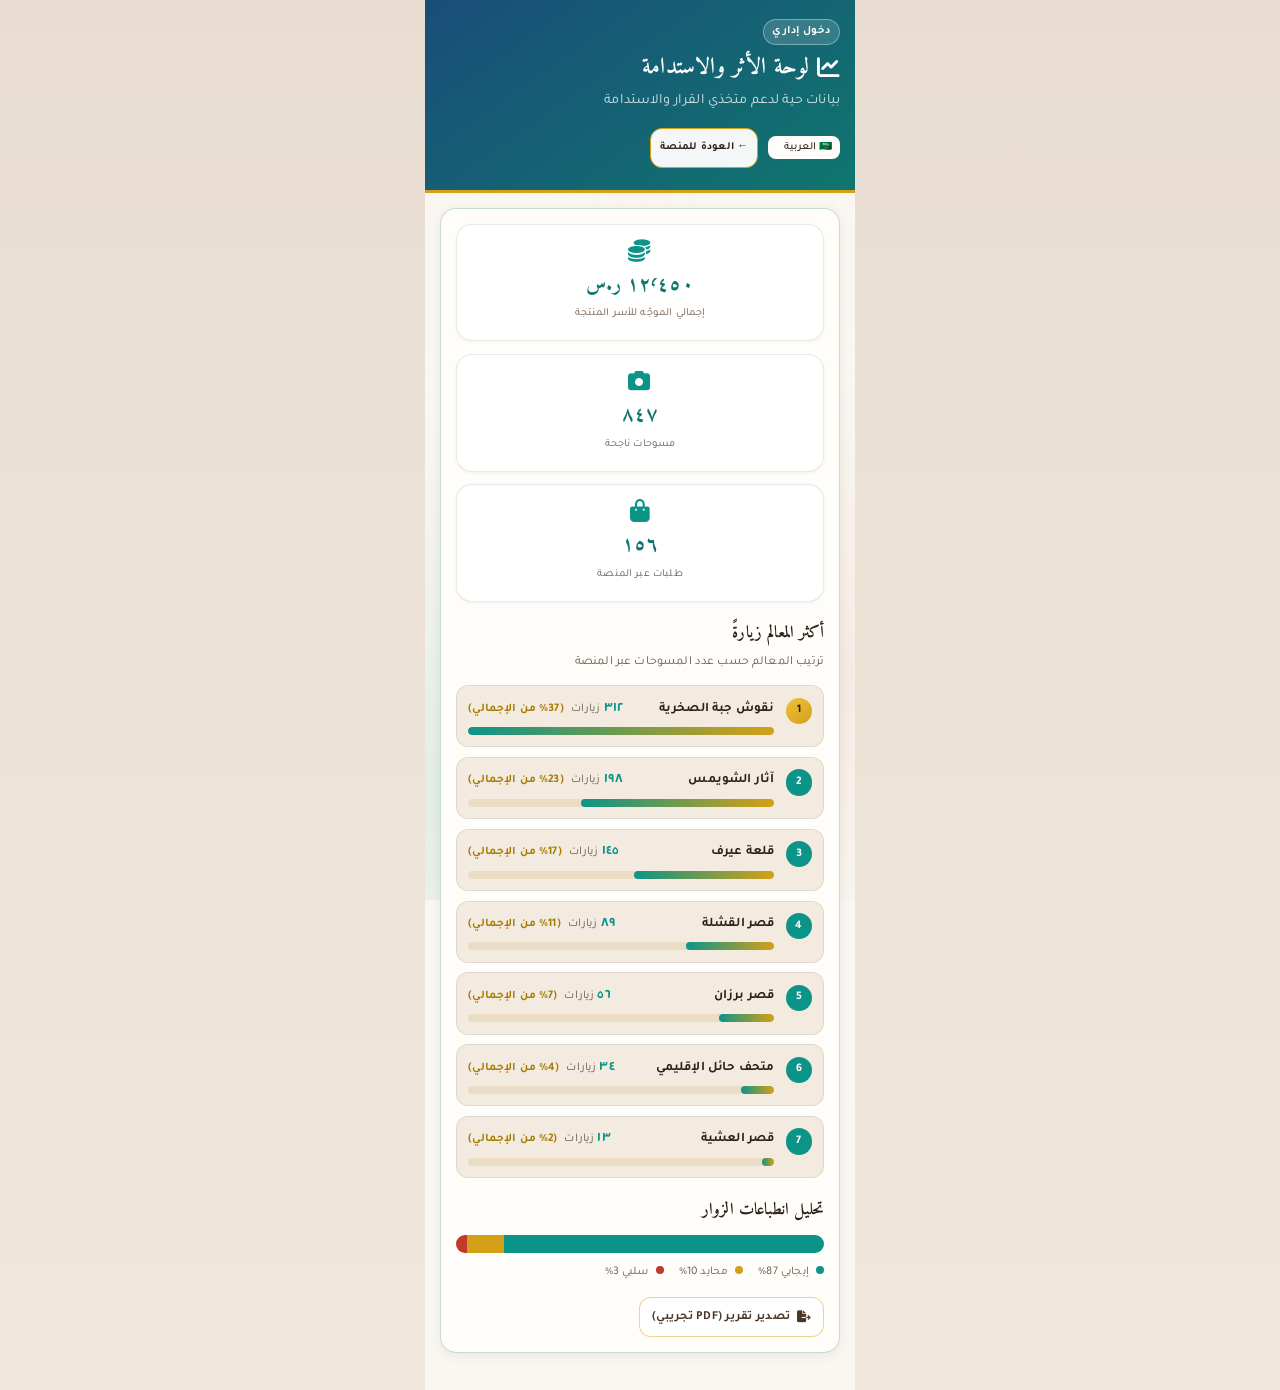
<file: admin.html>
<!DOCTYPE html>
<html lang="ar" dir="rtl">
<head>
  <meta charset="UTF-8">
  <meta name="viewport" content="width=device-width, initial-scale=1.0, viewport-fit=cover">
  <meta name="theme-color" content="#f7f5f0">
  <meta name="robots" content="noindex, nofollow">
  <title>حكايا حائل | لوحة الأثر — إدارة</title>
  <link rel="preconnect" href="https://fonts.googleapis.com">
  <link rel="preconnect" href="https://fonts.gstatic.com" crossorigin>
  <link href="https://fonts.googleapis.com/css2?family=Amiri:wght@400;700&family=Tajawal:wght@400;500;600;700&display=swap" rel="stylesheet">
  <link rel="stylesheet" href="https://cdnjs.cloudflare.com/ajax/libs/font-awesome/6.5.1/css/all.min.css" crossorigin="anonymous">
  <link rel="stylesheet" href="style.css">
  <link rel="stylesheet" href="heritage-ui.css">
</head>
<body class="admin-page">

  <div class="bg-pattern" aria-hidden="true"></div>

  <header class="admin-page-header">
    <div class="admin-page-header-inner">
      <div class="admin-page-brand">
        <span class="admin-only-badge" data-platform="adminOnlyBadge">دخول إداري</span>
        <h1 class="admin-page-title">
          <i class="fa-solid fa-chart-line"></i>
          <span data-platform="adminTitle">لوحة الأثر والاستدامة</span>
        </h1>
        <p class="admin-page-desc" data-platform="adminDesc">بيانات حية لدعم متخذي القرار والاستدامة</p>
      </div>
      <div class="admin-page-actions">
        <select id="adminLangSelect" class="lang-select" aria-label="Language">
          <option value="ar">🇸🇦 العربية</option>
          <option value="en">🇬🇧 English</option>
          <option value="fr">🇫🇷 Français</option>
          <option value="ur">🇵🇰 اردو</option>
        </select>
        <a href="index.html" class="btn btn-secondary btn-sm admin-back-link">
          <span data-platform="backToSite">← العودة للمنصة</span>
        </a>
      </div>
    </div>
  </header>

  <main class="admin-page-main">
    <section class="card admin-card">
      <div class="stats-grid">
        <div class="stat-card">
          <i class="fa-solid fa-coins"></i>
          <span class="stat-value" id="statSales">—</span>
          <span class="stat-label" data-platform="totalSales">إجمالي الموجّه للأسر المنتجة</span>
        </div>
        <div class="stat-card">
          <i class="fa-solid fa-camera"></i>
          <span class="stat-value" id="statScans">—</span>
          <span class="stat-label" data-platform="successfulScans">مسوحات ناجحة</span>
        </div>
        <div class="stat-card">
          <i class="fa-solid fa-bag-shopping"></i>
          <span class="stat-value" id="statOrders">—</span>
          <span class="stat-label" data-platform="totalOrders">طلبات عبر المنصة</span>
        </div>
      </div>

      <h3 class="subsection-title" data-platform="landmarksRankingTitle">أكثر المعالم زيارةً</h3>
      <p class="subsection-desc" data-platform="landmarksRankingDesc">ترتيب المعالم حسب عدد المسوحات عبر المنصة</p>
      <div id="landmarksRanking" class="landmarks-ranking"></div>

      <h3 class="subsection-title" data-platform="sentimentTitle">تحليل انطباعات الزوار</h3>
      <div class="sentiment-bar">
        <div id="sentPositive" class="sent-seg positive" style="width:87%"></div>
        <div id="sentNeutral" class="sent-seg neutral" style="width:10%"></div>
        <div id="sentNegative" class="sent-seg negative" style="width:3%"></div>
      </div>
      <div class="sentiment-legend">
        <span><i class="dot positive"></i> <span data-platform="positive">إيجابي</span> <span id="sentLegendPositive">87%</span></span>
        <span><i class="dot neutral"></i> <span data-platform="neutral">محايد</span> <span id="sentLegendNeutral">10%</span></span>
        <span><i class="dot negative"></i> <span data-platform="negative">سلبي</span> <span id="sentLegendNegative">3%</span></span>
      </div>

      <button id="exportReportBtn" class="btn btn-secondary" type="button">
        <i class="fa-solid fa-file-export"></i>
        <span data-platform="exportReport">تصدير تقرير</span>
      </button>
    </section>
  </main>

  <script type="module" src="admin.js"></script>
</body>
</html>
</file>
<file: style.css>
/* ═══════════════════════════════════════════════════════════════
   حكايا حائل — Base layout & structure
   Heritage Luxury UI → heritage-ui.css (loaded after this file)
   ═══════════════════════════════════════════════════════════════ */

:root {
  --color-bg:         #f8f4ee;
  --color-sand:       #f0e8dc;
  --color-sand-dark:  #e4d9c8;
  --color-wood:       #3e2723;
  --color-wood-deep:  #2d1a12;
  --color-teal:       #0d7a78;
  --color-teal-dark:  #095654;
  --color-teal-glow:  rgba(13, 122, 120, 0.22);
  --color-gold:       #c9922a;
  --color-gold-light: #e4b84a;
  --color-white:      #fffdf9;
  --color-text:       #2d1a12;
  --color-text-muted: #7a6558;
  --color-error:      #c0392b;
  --color-success:    #0d7a78;
  --color-border:     rgba(62, 39, 35, 0.1);
  --color-border-strong: rgba(201, 146, 42, 0.38);

  --radius:           14px;
  --radius-sm:        10px;
  --shadow:           0 4px 24px rgba(45, 26, 18, 0.07);
  --shadow-hover:     0 12px 32px rgba(45, 26, 18, 0.11);
  --shadow-gold:      0 4px 18px rgba(201, 146, 42, 0.18);
  --shadow-teal:      0 4px 18px rgba(13, 122, 120, 0.2);

  --font-display: 'Amiri', 'Cairo', serif;
  --font-body:    'Cairo', sans-serif;

  --mobile-max: 430px;
}

*, *::before, *::after { box-sizing: border-box; margin: 0; padding: 0; }
html {
  scroll-behavior: smooth;
  background: #ece6dc;
}

body {
  font-family: var(--font-body);
  background: var(--color-bg);
  color: var(--color-wood-deep);
  min-height: 100vh;
  line-height: 1.65;
  position: relative;
  max-width: var(--mobile-max);
  margin: 0 auto;
  -webkit-font-smoothing: antialiased;
  -webkit-tap-highlight-color: transparent;
}

.bg-pattern {
  position: fixed;
  inset: 0;
  max-width: var(--mobile-max);
  margin: 0 auto;
  background-image:
    radial-gradient(ellipse 90% 55% at 50% -5%, rgba(201, 146, 42, 0.09) 0%, transparent 60%),
    radial-gradient(circle at 95% 85%, rgba(13, 122, 120, 0.07) 0%, transparent 45%),
    repeating-linear-gradient(
      -45deg,
      transparent,
      transparent 28px,
      rgba(62, 39, 35, 0.018) 28px,
      rgba(62, 39, 35, 0.018) 29px
    );
  pointer-events: none;
  z-index: 0;
}

/* ── شريط علوي ثابت (هيدر + رحلة) ── */
.sticky-top {
  position: sticky;
  top: 0;
  z-index: 100;
  background: rgba(255, 253, 249, 0.88);
  backdrop-filter: blur(16px);
  -webkit-backdrop-filter: blur(16px);
  box-shadow: 0 2px 20px rgba(45, 26, 18, 0.06);
  border-bottom: 1px solid var(--color-border);
  max-width: var(--mobile-max);
  margin: 0 auto;
  width: 100%;
}

.site-header {
  background: linear-gradient(135deg, #fffdf9 0%, #f5ede3 100%);
  color: var(--color-wood-deep);
  padding: 0.85rem 1rem;
  position: relative;
  z-index: 1;
  border-bottom: 3px solid transparent;
  border-image: linear-gradient(90deg, var(--color-teal), var(--color-gold), var(--color-teal)) 1;
}

.header-inner {
  max-width: var(--mobile-max);
  margin: 0 auto;
  display: flex;
  align-items: center;
  justify-content: space-between;
  gap: 0.65rem;
}

.logo-block {
  display: flex;
  align-items: center;
  gap: 0.65rem;
  min-width: 0;
  flex: 1;
}

.logo-mark {
  width: 42px;
  height: 42px;
  display: flex;
  align-items: center;
  justify-content: center;
  background: linear-gradient(135deg, rgba(13, 122, 120, 0.1) 0%, rgba(201, 146, 42, 0.12) 100%);
  border: 1.5px solid var(--color-gold);
  border-radius: 14px;
  font-size: 1.15rem;
  color: var(--color-teal);
}

.site-title {
  font-family: var(--font-display);
  font-size: 1.35rem;
  font-weight: 700;
  line-height: 1.2;
  color: var(--color-wood-deep);
}

.site-tagline {
  font-size: 0.72rem;
  margin-top: 0.05rem;
  color: var(--color-text-muted);
  line-height: 1.35;
}

.header-actions {
  display: flex;
  align-items: center;
  gap: 0.65rem;
  flex-wrap: wrap;
}

.tech-badge {
  display: inline-flex;
  align-items: center;
  gap: 0.35rem;
  background: var(--color-teal);
  color: white;
  font-size: 0.68rem;
  font-weight: 700;
  padding: 0.35rem 0.75rem;
  border-radius: 999px;
  letter-spacing: 0.03em;
  box-shadow: 0 0 14px var(--color-teal-glow);
}

.lang-switcher {
  display: inline-flex;
  align-items: center;
  gap: 0.3rem;
  padding: 0.2rem 0.5rem;
  background: rgba(255, 255, 255, 0.08);
  border-radius: 999px;
  border: 1px solid rgba(197, 160, 89, 0.45);
}

.lang-icon { font-size: 0.75rem; color: var(--color-gold-light); }

.lang-select {
  font-family: var(--font-body);
  font-size: 0.72rem;
  font-weight: 600;
  padding: 0.15rem 1.1rem 0.15rem 0.15rem;
  border: none;
  border-radius: 999px;
  background: transparent;
  color: var(--color-wood-deep);
  cursor: pointer;
  min-width: 72px;
  appearance: none;
  background-image: url("data:image/svg+xml,%3Csvg xmlns='http://www.w3.org/2000/svg' width='10' height='10' viewBox='0 0 24 24' fill='none' stroke='%23d4b87a' stroke-width='2.5'%3E%3Cpath d='M6 9l6 6 6-6'/%3E%3C/svg%3E");
  background-repeat: no-repeat;
  background-position: left 0.1rem center;
  background-size: 9px;
}

[dir="ltr"] .lang-select {
  padding: 0.15rem 0.15rem 0.15rem 1.1rem;
  background-position: right 0.1rem center;
}

.lang-select option { color: var(--color-wood-deep); background: var(--color-white); }

/* ── Main ── */
.main-content {
  max-width: 1000px;
  margin: 0 auto;
  padding: 1.25rem 1.5rem 5.5rem;
  position: relative;
  z-index: 1;
  display: flex;
  flex-direction: column;
  gap: 1.15rem;
}

.card {
  background: var(--color-white);
  border-radius: var(--radius);
  padding: 1.35rem 1.5rem;
  box-shadow: var(--shadow);
  border: 1px solid rgba(197, 160, 89, 0.22);
}

.section-title {
  font-family: var(--font-display);
  font-size: 1.45rem;
  color: var(--color-wood-deep);
  display: flex;
  align-items: center;
  gap: 0.5rem;
  margin-bottom: 0.45rem;
}

.title-icon { color: var(--color-teal); font-size: 1.1rem; }

.section-desc {
  color: var(--color-text-muted);
  font-size: 0.9rem;
  margin-bottom: 1.1rem;
}

/* ── Journey Steps ── */
.journey-steps {
  padding: 0.65rem 1.5rem 0.85rem;
  max-width: 1000px;
  margin: 0 auto;
  background: var(--color-white);
  border-bottom: 1px solid rgba(197, 160, 89, 0.25);
}

.journey-list {
  list-style: none;
  display: grid;
  grid-template-columns: repeat(4, 1fr);
  gap: 0.5rem;
  position: relative;
}

.journey-list::before {
  content: '';
  position: absolute;
  top: 1.35rem;
  right: 12%;
  left: 12%;
  height: 2px;
  background: linear-gradient(90deg, var(--color-gold) 0%, var(--color-teal) 100%);
  opacity: 0.35;
  z-index: 0;
}

[dir="ltr"] .journey-list::before {
  background: linear-gradient(270deg, var(--color-gold) 0%, var(--color-teal) 100%);
}

.journey-step {
  display: flex;
  flex-direction: column;
  align-items: center;
  gap: 0.35rem;
  text-align: center;
  position: relative;
  z-index: 1;
  opacity: 0.45;
  transition: opacity 0.3s, transform 0.3s;
}

.journey-step.active,
.journey-step.done {
  opacity: 1;
}

.journey-step.active .step-num {
  background: var(--color-teal);
  color: white;
  box-shadow: 0 0 16px var(--color-teal-glow);
  transform: scale(1.08);
}

.journey-step.done .step-num {
  background: var(--color-gold);
  color: var(--color-wood-deep);
}

.step-num {
  width: 2.6rem;
  height: 2.6rem;
  border-radius: 50%;
  background: var(--color-sand);
  border: 2px solid var(--color-gold);
  display: flex;
  align-items: center;
  justify-content: center;
  font-size: 0.95rem;
  transition: all 0.3s;
}

.step-label {
  font-size: 0.72rem;
  font-weight: 700;
  color: var(--color-wood);
  line-height: 1.3;
}

/* ── Camera ── */
.camera-wrapper {
  position: relative;
  width: 100%;
  aspect-ratio: 4 / 3;
  background: var(--color-wood-deep);
  border-radius: var(--radius-sm);
  overflow: hidden;
  border: 2px solid var(--color-gold-light);
}

#cameraFeed {
  width: 100%;
  height: 100%;
  object-fit: cover;
  display: block;
}

.upload-preview {
  position: absolute;
  inset: 0;
  width: 100%;
  height: 100%;
  object-fit: contain;
  background: var(--color-wood-deep);
  z-index: 1;
}

.upload-preview.hidden { display: none; }

.camera-placeholder {
  position: absolute;
  inset: 0;
  display: flex;
  flex-direction: column;
  align-items: center;
  justify-content: center;
  background: linear-gradient(180deg, #4a3028 0%, var(--color-wood-deep) 100%);
  color: var(--color-sand);
  gap: 0.75rem;
}

.camera-placeholder.hidden { display: none; }

.placeholder-icon { font-size: 3rem; opacity: 0.65; color: var(--color-gold-light); }

.camera-overlay {
  position: absolute;
  inset: 0;
  background: rgba(45, 26, 18, 0.78);
  display: flex;
  flex-direction: column;
  align-items: center;
  justify-content: center;
  gap: 1rem;
  color: var(--color-white);
  z-index: 2;
}

.camera-overlay.hidden { display: none; }

.vision-badge-overlay {
  position: absolute;
  bottom: 0.65rem;
  left: 0.65rem;
  display: flex;
  align-items: center;
  gap: 0.35rem;
  background: rgba(12, 111, 110, 0.88);
  color: white;
  font-size: 0.68rem;
  font-weight: 700;
  padding: 0.3rem 0.65rem;
  border-radius: 999px;
  z-index: 3;
}

[dir="ltr"] .vision-badge-overlay { left: auto; right: 0.65rem; }

.vision-badge-overlay.hidden { display: none; }

.camera-controls {
  display: flex;
  gap: 0.65rem;
  margin-top: 1rem;
  flex-wrap: wrap;
}

.btn {
  font-family: var(--font-body);
  font-size: 0.9rem;
  font-weight: 600;
  padding: 0.7rem 1.2rem;
  border: none;
  border-radius: var(--radius-sm);
  cursor: pointer;
  transition: transform 0.15s, box-shadow 0.15s, opacity 0.15s;
  display: inline-flex;
  align-items: center;
  justify-content: center;
  gap: 0.45rem;
}

.btn:disabled { opacity: 0.45; cursor: not-allowed; }
.btn:not(:disabled):hover { transform: translateY(-2px); }

.btn-primary {
  background: linear-gradient(135deg, var(--color-teal) 0%, #095654 100%);
  color: white;
  box-shadow: 0 4px 16px var(--color-teal-glow);
  flex: 1;
  min-width: 140px;
}

.btn-secondary {
  background: var(--color-sand);
  color: var(--color-wood);
  border: 2px solid var(--color-gold);
}

.btn-upload {
  background: var(--color-white);
  color: var(--color-wood);
  border: 2px dashed var(--color-teal);
  cursor: pointer;
}

.btn-ghost {
  background: transparent;
  color: var(--color-teal);
  border: 1px solid var(--color-teal);
  padding: 0.4rem 0.75rem;
  font-size: 0.85rem;
}

.btn-icon {
  width: 2.35rem;
  height: 2.35rem;
  padding: 0;
  border-radius: 50%;
}

.btn-chat-send {
  width: 2.75rem;
  height: 2.75rem;
  padding: 0;
  border-radius: var(--radius-sm);
  flex-shrink: 0;
}

.status-message {
  margin-top: 0.75rem;
  font-size: 0.85rem;
  color: var(--color-text-muted);
  min-height: 1.4em;
}

.status-message.error { color: var(--color-error); }
.status-message.success { color: var(--color-success); }

/* ── Spinner ── */
.spinner {
  width: 48px;
  height: 48px;
  border: 4px solid rgba(255,255,255,0.2);
  border-top-color: var(--color-gold-light);
  border-radius: 50%;
  animation: spin 0.8s linear infinite;
}

.spinner-sm { width: 24px; height: 24px; border-width: 3px; }

@keyframes spin { to { transform: rotate(360deg); } }

/* ── Result ── */
.landmark-result {
  display: flex;
  gap: 1rem;
  align-items: center;
}

.captured-thumb {
  width: 130px;
  height: 98px;
  object-fit: cover;
  border-radius: var(--radius-sm);
  border: 2px solid var(--color-gold);
  flex-shrink: 0;
}

.landmark-info h3 {
  font-family: var(--font-display);
  font-size: 1.5rem;
  color: var(--color-wood);
}

.confidence-text {
  font-size: 0.85rem;
  color: var(--color-text-muted);
  margin-top: 0.25rem;
}

.confidence-bar {
  margin-top: 0.5rem;
  height: 6px;
  background: var(--color-sand);
  border-radius: 999px;
  overflow: hidden;
  max-width: 220px;
}

.confidence-bar.hidden { display: none; }

.confidence-fill {
  height: 100%;
  background: linear-gradient(90deg, var(--color-gold) 0%, var(--color-teal) 100%);
  border-radius: 999px;
  transition: width 0.6s ease;
  width: 0;
}

/* ── Story ── */
.story-header {
  display: flex;
  align-items: center;
  justify-content: space-between;
  gap: 1rem;
  flex-wrap: wrap;
  margin-bottom: 0.75rem;
}

.speech-controls {
  display: flex;
  gap: 0.35rem;
}

.story-text {
  font-family: var(--font-display);
  font-size: 1.12rem;
  line-height: 2;
  color: var(--color-wood-deep);
  border-right: 4px solid var(--color-gold);
  padding: 1rem 1.25rem;
  background: linear-gradient(90deg, rgba(245, 237, 227, 0.7) 0%, transparent 100%);
  border-radius: 0 var(--radius-sm) var(--radius-sm) 0;
  white-space: pre-line;
}

[dir="ltr"] .story-text {
  border-right: none;
  border-left: 4px solid var(--color-gold);
  background: linear-gradient(270deg, rgba(245, 237, 227, 0.7) 0%, transparent 100%);
  border-radius: var(--radius-sm) 0 0 var(--radius-sm);
}

.story-loading {
  display: flex;
  align-items: center;
  gap: 0.75rem;
  color: var(--color-text-muted);
  font-size: 0.9rem;
  padding: 1rem 0;
}

.story-loading.hidden { display: none; }

/* ── Chat ── */
.chat-messages {
  max-height: 280px;
  overflow-y: auto;
  display: flex;
  flex-direction: column;
  gap: 0.65rem;
  padding: 0.75rem;
  background: var(--color-sand);
  border-radius: var(--radius-sm);
  margin-bottom: 0.75rem;
  border: 1px solid rgba(197, 160, 89, 0.25);
}

.chat-msg {
  max-width: 88%;
  padding: 0.65rem 0.9rem;
  border-radius: var(--radius-sm);
  font-size: 0.88rem;
  line-height: 1.65;
  animation: cardFadeIn 0.3s ease;
}

.chat-msg.user {
  align-self: flex-start;
  background: var(--color-teal);
  color: white;
  border-bottom-right-radius: 4px;
}

[dir="ltr"] .chat-msg.user {
  align-self: flex-end;
  border-bottom-right-radius: var(--radius-sm);
  border-bottom-left-radius: 4px;
}

.chat-msg.bot {
  align-self: flex-end;
  background: var(--color-white);
  border: 1px solid rgba(197, 160, 89, 0.35);
  border-bottom-left-radius: 4px;
}

[dir="ltr"] .chat-msg.bot {
  align-self: flex-start;
  border-bottom-left-radius: var(--radius-sm);
  border-bottom-right-radius: 4px;
}

.chat-msg.loading {
  opacity: 0.7;
  font-style: italic;
}

.chat-form {
  display: flex;
  gap: 0.5rem;
}

.chat-input {
  flex: 1;
  font-family: var(--font-body);
  font-size: 0.9rem;
  padding: 0.7rem 1rem;
  border: 2px solid rgba(197, 160, 89, 0.35);
  border-radius: var(--radius-sm);
  background: var(--color-white);
  color: var(--color-wood-deep);
}

.chat-input:focus {
  outline: none;
  border-color: var(--color-teal);
  box-shadow: 0 0 0 3px var(--color-teal-glow);
}

/* ── Services ── */
.services-grid {
  display: grid;
  grid-template-columns: repeat(auto-fill, minmax(270px, 1fr));
  gap: 1rem;
}

.services-region-label {
  grid-column: 1 / -1;
  font-size: 0.9rem;
  color: var(--color-wood);
  font-weight: 700;
  padding: 0.5rem 0.75rem;
  background: linear-gradient(90deg, rgba(197, 160, 89, 0.14) 0%, transparent 100%);
  border-right: 3px solid var(--color-gold);
  border-radius: 0 var(--radius-sm) var(--radius-sm) 0;
}

[dir="ltr"] .services-region-label {
  border-right: none;
  border-left: 3px solid var(--color-gold);
  background: linear-gradient(270deg, rgba(197, 160, 89, 0.14) 0%, transparent 100%);
  border-radius: var(--radius-sm) 0 0 var(--radius-sm);
}

.service-card {
  background: linear-gradient(145deg, var(--color-white) 0%, var(--color-sand) 100%);
  border-radius: var(--radius-sm);
  padding: 1.15rem;
  border: 1px solid rgba(197, 160, 89, 0.3);
  transition: box-shadow 0.25s, transform 0.25s;
  animation: cardFadeIn 0.45s ease both;
  position: relative;
  overflow: hidden;
}

.service-card::before {
  content: '';
  position: absolute;
  top: 0;
  right: 0;
  width: 4px;
  height: 100%;
  background: linear-gradient(180deg, var(--color-gold) 0%, var(--color-teal) 100%);
}

[dir="ltr"] .service-card::before { right: auto; left: 0; }

.service-card:hover {
  box-shadow: var(--shadow-hover);
  transform: translateY(-3px);
}

@keyframes cardFadeIn {
  from { opacity: 0; transform: translateY(10px); }
  to { opacity: 1; transform: translateY(0); }
}

.service-type {
  display: inline-flex;
  align-items: center;
  gap: 0.3rem;
  font-size: 0.72rem;
  font-weight: 700;
  padding: 0.25rem 0.65rem;
  border-radius: 999px;
  margin-bottom: 0.55rem;
}

.service-type.food       { background: rgba(62, 39, 35, 0.12); color: var(--color-wood); }
.service-type.crafts     { background: rgba(197, 160, 89, 0.2); color: #7a5c20; }
.service-type.agriculture{ background: rgba(76, 140, 74, 0.15); color: #3d6b3b; }
.service-type.drinks     { background: rgba(12, 111, 110, 0.15); color: var(--color-teal); }
.service-type.food-truck { background: rgba(180, 90, 50, 0.12); color: #9e4a28; }
.service-type.gifts      { background: rgba(120, 80, 160, 0.12); color: #5c4080; }
.service-type.default    { background: rgba(62, 39, 35, 0.1); color: var(--color-wood); }

.service-card h4 {
  font-family: var(--font-display);
  font-size: 1.1rem;
  color: var(--color-wood-deep);
  margin-bottom: 0.35rem;
}

.service-specialty {
  font-size: 0.86rem;
  margin-bottom: 0.45rem;
  line-height: 1.6;
}

.service-owner {
  font-size: 0.78rem;
  color: var(--color-text-muted);
  margin-bottom: 0.65rem;
}

.service-actions {
  display: flex;
  flex-wrap: wrap;
  gap: 0.4rem;
  padding-top: 0.65rem;
  border-top: 1px dashed rgba(197, 160, 89, 0.35);
}

.service-btn {
  font-family: var(--font-body);
  font-size: 0.75rem;
  font-weight: 700;
  padding: 0.4rem 0.7rem;
  border-radius: 999px;
  text-decoration: none;
  display: inline-flex;
  align-items: center;
  gap: 0.3rem;
  transition: opacity 0.15s;
}

.service-btn:hover { opacity: 0.85; }

.service-btn.call {
  background: var(--color-teal);
  color: white;
}

.service-btn.map {
  background: var(--color-sand);
  color: var(--color-wood);
  border: 1px solid var(--color-gold);
}

.service-btn.order {
  background: var(--color-gold);
  color: var(--color-wood-deep);
  border: none;
  cursor: pointer;
  font-family: var(--font-body);
}

.service-meta {
  display: flex;
  justify-content: space-between;
  align-items: center;
  font-size: 0.78rem;
  color: var(--color-text-muted);
  margin-bottom: 0.5rem;
}

.service-distance {
  color: var(--color-teal);
  font-weight: 700;
}

/* ── Footer ── */
.site-footer {
  text-align: center;
  padding: 1.5rem;
  font-size: 0.8rem;
  color: var(--color-text-muted);
  position: relative;
  z-index: 1;
}

.hidden { display: none !important; }

/* ── Tab Panels ── */
.tab-panel { display: flex; flex-direction: column; gap: 1.15rem; }
.tab-panel.hidden { display: none !important; }

/* ── Bottom Navigation ── */
.bottom-nav {
  position: fixed;
  bottom: 0;
  left: 0;
  right: 0;
  z-index: 200;
  display: flex;
  justify-content: space-around;
  background: var(--color-white);
  border-top: 2px solid var(--color-gold);
  box-shadow: 0 -4px 24px rgba(45, 26, 18, 0.12);
  padding: 0.4rem 0.5rem calc(0.4rem + env(safe-area-inset-bottom));
}

.bottom-nav-item {
  flex: 1;
  display: flex;
  flex-direction: column;
  align-items: center;
  gap: 0.2rem;
  padding: 0.45rem 0.25rem;
  border: none;
  background: transparent;
  color: var(--color-text-muted);
  font-family: var(--font-body);
  font-size: 0.68rem;
  font-weight: 700;
  cursor: pointer;
  transition: color 0.2s, transform 0.2s;
  border-radius: var(--radius-sm);
}

.bottom-nav-item i { font-size: 1.15rem; }

.bottom-nav-item.active {
  color: var(--color-teal);
  transform: translateY(-2px);
}

.bottom-nav-item.active i {
  filter: drop-shadow(0 0 6px var(--color-teal-glow));
}

/* ── Marketplace ── */
.marketplace-grid {
  display: grid;
  grid-template-columns: repeat(auto-fill, minmax(240px, 1fr));
  gap: 1rem;
}

.geofence-label {
  font-size: 0.85rem;
  color: var(--color-teal);
  font-weight: 700;
  padding: 0.5rem 0.75rem;
  background: rgba(12, 111, 110, 0.08);
  border-radius: var(--radius-sm);
  margin-bottom: 1rem;
  border-right: 3px solid var(--color-teal);
}

[dir="ltr"] .geofence-label {
  border-right: none;
  border-left: 3px solid var(--color-teal);
}

.product-card {
  background: linear-gradient(145deg, var(--color-white) 0%, var(--color-sand) 100%);
  border-radius: var(--radius-sm);
  padding: 1rem;
  border: 1px solid rgba(197, 160, 89, 0.3);
  position: relative;
  transition: box-shadow 0.25s, transform 0.25s;
  animation: cardFadeIn 0.4s ease both;
}

.product-card:hover {
  box-shadow: var(--shadow-hover);
  transform: translateY(-3px);
}

.product-card.featured {
  border-color: var(--color-gold);
  box-shadow: 0 0 0 1px rgba(197, 160, 89, 0.3);
}

.featured-badge {
  position: absolute;
  top: 0.65rem;
  left: 0.65rem;
  background: linear-gradient(135deg, var(--color-gold) 0%, #e8c878 100%);
  color: var(--color-wood-deep);
  font-size: 0.65rem;
  font-weight: 700;
  padding: 0.2rem 0.55rem;
  border-radius: 999px;
  display: inline-flex;
  align-items: center;
  gap: 0.25rem;
}

[dir="ltr"] .featured-badge { left: auto; right: 0.65rem; }

.product-emoji {
  font-size: 2.5rem;
  text-align: center;
  margin: 0.5rem 0;
}

.product-type {
  font-size: 0.7rem;
  font-weight: 700;
  color: var(--color-teal);
}

.product-card h4 {
  font-family: var(--font-display);
  font-size: 1rem;
  color: var(--color-wood-deep);
  margin: 0.35rem 0;
}

.product-family {
  font-size: 0.78rem;
  color: var(--color-text-muted);
  margin-bottom: 0.5rem;
}

.product-meta {
  display: flex;
  justify-content: space-between;
  align-items: center;
  margin-bottom: 0.35rem;
}

.product-rating { color: var(--color-gold); font-weight: 700; font-size: 0.85rem; }
.product-price { font-weight: 700; color: var(--color-teal); font-size: 1rem; }
.product-region { font-size: 0.75rem; color: var(--color-text-muted); margin-bottom: 0.65rem; }

.product-actions {
  display: flex;
  gap: 0.4rem;
  flex-wrap: wrap;
}

.btn-sm {
  font-size: 0.78rem;
  padding: 0.45rem 0.75rem;
  flex: 1;
  min-width: 0;
}

.partner-cta {
  width: 100%;
  margin-top: 1.25rem;
  padding: 0.85rem;
  background: transparent;
  border: 2px dashed var(--color-gold);
  border-radius: var(--radius-sm);
  color: var(--color-wood);
  font-family: var(--font-body);
  font-size: 0.85rem;
  font-weight: 700;
  cursor: pointer;
  display: flex;
  align-items: center;
  justify-content: center;
  gap: 0.5rem;
  transition: background 0.2s;
}

.partner-cta:hover { background: rgba(197, 160, 89, 0.1); }

/* ── Routes ── */
.routes-form {
  display: flex;
  flex-direction: column;
  gap: 1rem;
  margin-bottom: 1.25rem;
}

.form-group label {
  display: block;
  font-size: 0.85rem;
  font-weight: 700;
  color: var(--color-wood);
  margin-bottom: 0.4rem;
}

.form-select {
  width: 100%;
  font-family: var(--font-body);
  font-size: 0.9rem;
  padding: 0.65rem 1rem;
  border: 2px solid rgba(197, 160, 89, 0.35);
  border-radius: var(--radius-sm);
  background: var(--color-white);
  color: var(--color-wood-deep);
}

.interest-chips {
  display: flex;
  flex-wrap: wrap;
  gap: 0.45rem;
}

.interest-chip {
  font-family: var(--font-body);
  font-size: 0.82rem;
  font-weight: 600;
  padding: 0.45rem 0.9rem;
  border: 2px solid rgba(197, 160, 89, 0.4);
  border-radius: 999px;
  background: var(--color-white);
  color: var(--color-wood);
  cursor: pointer;
  transition: all 0.2s;
}

.interest-chip.active {
  background: var(--color-teal);
  color: white;
  border-color: var(--color-teal);
}

.route-timeline {
  display: flex;
  flex-direction: column;
  gap: 0;
  margin-top: 1rem;
  position: relative;
}

.route-stop {
  display: grid;
  grid-template-columns: 3.5rem 1.25rem 1fr;
  gap: 0.65rem;
  padding-bottom: 1.25rem;
  animation: cardFadeIn 0.4s ease both;
}

.route-stop:not(:last-child) .route-dot::after {
  content: '';
  position: absolute;
  top: 1.1rem;
  right: 50%;
  transform: translateX(50%);
  width: 2px;
  height: calc(100% + 0.5rem);
  background: linear-gradient(180deg, var(--color-teal) 0%, var(--color-gold) 100%);
  opacity: 0.35;
}

.route-time {
  font-size: 0.78rem;
  font-weight: 700;
  color: var(--color-teal);
  text-align: center;
  padding-top: 0.15rem;
}

.route-dot {
  position: relative;
  width: 1.25rem;
  height: 1.25rem;
  border-radius: 50%;
  background: var(--color-gold);
  border: 3px solid var(--color-white);
  box-shadow: 0 0 0 2px var(--color-teal);
  margin-top: 0.1rem;
}

.route-content {
  background: var(--color-sand);
  border-radius: var(--radius-sm);
  padding: 0.75rem 1rem;
  border: 1px solid rgba(197, 160, 89, 0.25);
}

.route-type {
  font-size: 0.68rem;
  font-weight: 700;
  color: var(--color-teal);
  text-transform: uppercase;
}

.route-content h4 {
  font-family: var(--font-display);
  font-size: 1rem;
  color: var(--color-wood-deep);
  margin: 0.2rem 0;
}

.route-content p {
  font-size: 0.82rem;
  color: var(--color-text-muted);
  line-height: 1.5;
}

/* ── Badges / Passport ── */
.passport-card {
  background: linear-gradient(135deg, var(--color-white) 0%, rgba(197, 160, 89, 0.08) 100%);
}

.passport-header {
  display: flex;
  align-items: center;
  gap: 1rem;
  margin-bottom: 1rem;
}

.passport-header > i {
  font-size: 2.5rem;
  color: var(--color-gold);
}

.badge-counter {
  font-size: 1.1rem;
  font-weight: 700;
  color: var(--color-teal);
  margin-bottom: 0.75rem;
}

.coupon-status {
  padding: 0.65rem 1rem;
  border-radius: var(--radius-sm);
  font-size: 0.85rem;
  font-weight: 700;
  margin-bottom: 1.25rem;
  display: flex;
  align-items: center;
  gap: 0.5rem;
}

.coupon-status.unlocked {
  background: rgba(12, 111, 110, 0.12);
  color: var(--color-teal);
  border: 1px solid var(--color-teal);
}

.coupon-status.locked {
  background: rgba(107, 83, 68, 0.08);
  color: var(--color-text-muted);
  border: 1px dashed rgba(197, 160, 89, 0.5);
}

.badges-grid {
  display: grid;
  grid-template-columns: repeat(auto-fill, minmax(150px, 1fr));
  gap: 0.85rem;
}

.badge-tap-hint {
  font-size: 0.78rem;
  color: var(--color-text-muted);
  text-align: center;
  margin-bottom: 0.85rem;
  display: flex;
  align-items: center;
  justify-content: center;
  gap: 0.35rem;
}

.badge-tap-hint::before {
  content: '↻';
  font-size: 0.9rem;
  opacity: 0.6;
}

.badge-flip-card {
  perspective: 900px;
  border: none;
  background: none;
  padding: 0;
  cursor: pointer;
  width: 100%;
  min-height: 155px;
  font-family: var(--font-body);
}

.badge-flip-card:focus-visible {
  outline: 2px solid var(--color-teal);
  outline-offset: 3px;
  border-radius: var(--radius-sm);
}

.badge-flip-inner {
  position: relative;
  width: 100%;
  min-height: 155px;
  transition: transform 0.55s ease;
  transform-style: preserve-3d;
}

.badge-flip-card.flipped .badge-flip-inner {
  transform: rotateY(180deg);
}

.badge-face {
  position: absolute;
  inset: 0;
  backface-visibility: hidden;
  -webkit-backface-visibility: hidden;
  display: flex;
  flex-direction: column;
  align-items: center;
  justify-content: center;
  text-align: center;
  padding: 1rem 0.75rem;
  border-radius: var(--radius-sm);
  border: 2px solid rgba(197, 160, 89, 0.25);
  background: var(--color-white);
}

.badge-flip-card.earned .badge-face {
  border-color: var(--color-gold);
  box-shadow: 0 4px 16px rgba(197, 160, 89, 0.2);
}

.badge-flip-card.locked .badge-face {
  opacity: 0.55;
  filter: grayscale(0.55);
}

.badge-back {
  transform: rotateY(180deg);
  justify-content: flex-start;
  background: var(--color-sand);
}

.badge-back-label {
  font-size: 0.68rem;
  font-weight: 700;
  color: var(--color-teal);
  margin-bottom: 0.45rem;
  text-transform: none;
}

.badge-back-desc {
  font-size: 0.72rem;
  line-height: 1.65;
  color: #8a7a6e;
  font-weight: 500;
}

.badge-icon {
  width: 3rem;
  height: 3rem;
  margin: 0 auto 0.5rem;
  border-radius: 50%;
  background: var(--badge-color, var(--color-teal));
  color: white;
  display: flex;
  align-items: center;
  justify-content: center;
  font-size: 1.25rem;
}

.badge-face h4 {
  font-size: 0.78rem;
  font-weight: 700;
  color: var(--color-wood-deep);
  line-height: 1.4;
}

.badge-status {
  font-size: 0.65rem;
  color: var(--color-text-muted);
  margin-top: 0.25rem;
  display: block;
}

.badge-flip-card.earned .badge-status { color: var(--color-teal); font-weight: 700; }

/* ── Admin Dashboard ── */
.admin-card { border: 2px solid var(--color-teal); }

.subsection-title {
  font-family: var(--font-display);
  font-size: 1.1rem;
  color: var(--color-wood);
  margin: 1.25rem 0 0.75rem;
}

.stats-grid {
  display: grid;
  grid-template-columns: repeat(auto-fill, minmax(180px, 1fr));
  gap: 0.85rem;
}

.stat-card {
  background: linear-gradient(145deg, var(--color-sand) 0%, var(--color-white) 100%);
  border-radius: var(--radius-sm);
  padding: 1rem;
  text-align: center;
  border: 1px solid rgba(197, 160, 89, 0.3);
}

.stat-card i {
  font-size: 1.5rem;
  color: var(--color-teal);
  margin-bottom: 0.35rem;
}

.stat-value {
  display: block;
  font-size: 1.35rem;
  font-weight: 700;
  color: var(--color-wood-deep);
  font-family: var(--font-display);
}

.stat-label {
  font-size: 0.72rem;
  color: var(--color-text-muted);
  line-height: 1.4;
}

.subsection-desc {
  font-size: 0.82rem;
  color: var(--color-text-muted);
  margin: -0.35rem 0 0.85rem;
}

.landmarks-ranking {
  display: flex;
  flex-direction: column;
  gap: 0.65rem;
}

.ranking-row {
  display: flex;
  align-items: flex-start;
  gap: 0.75rem;
  padding: 0.75rem;
  background: var(--color-sand);
  border-radius: var(--radius-sm);
  border: 1px solid rgba(197, 160, 89, 0.25);
}

.ranking-num {
  flex-shrink: 0;
  width: 1.75rem;
  height: 1.75rem;
  display: flex;
  align-items: center;
  justify-content: center;
  background: var(--color-teal);
  color: white;
  font-size: 0.78rem;
  font-weight: 700;
  border-radius: 50%;
}

.ranking-row:first-child .ranking-num {
  background: var(--color-gold);
  color: var(--color-wood-deep);
}

.ranking-body { flex: 1; min-width: 0; }

.ranking-header {
  display: flex;
  justify-content: space-between;
  align-items: baseline;
  gap: 0.5rem;
  flex-wrap: wrap;
  margin-bottom: 0.45rem;
}

.ranking-name {
  font-weight: 700;
  font-size: 0.88rem;
  color: var(--color-wood-deep);
}

.ranking-stats {
  font-size: 0.78rem;
  color: var(--color-text-muted);
  white-space: nowrap;
}

.ranking-stats strong {
  color: var(--color-teal);
  font-size: 0.95rem;
}

.ranking-pct {
  color: var(--color-gold);
  font-weight: 600;
  margin-inline-start: 0.25rem;
}

.ranking-bar-track {
  height: 8px;
  background: rgba(197, 160, 89, 0.2);
  border-radius: 999px;
  overflow: hidden;
}

.ranking-bar-fill {
  height: 100%;
  background: linear-gradient(90deg, var(--color-teal) 0%, var(--color-gold) 100%);
  border-radius: 999px;
  transition: width 0.5s ease;
}

.sentiment-bar {
  display: flex;
  height: 1.25rem;
  border-radius: 999px;
  overflow: hidden;
  background: var(--color-sand);
}

.sent-seg.positive { background: var(--color-teal); }
.sent-seg.neutral { background: var(--color-gold); }
.sent-seg.negative { background: var(--color-error); }

.sentiment-legend {
  display: flex;
  flex-wrap: wrap;
  gap: 1rem;
  margin: 0.65rem 0 1rem;
  font-size: 0.78rem;
  color: var(--color-text-muted);
}

.sentiment-legend .dot {
  display: inline-block;
  width: 0.55rem;
  height: 0.55rem;
  border-radius: 50%;
  margin-inline-end: 0.25rem;
}

.dot.positive { background: var(--color-teal); }
.dot.neutral { background: var(--color-gold); }
.dot.negative { background: var(--color-error); }

/* ── Modals ── */
.modal {
  position: fixed;
  inset: 0;
  z-index: 300;
  background: rgba(45, 26, 18, 0.65);
  display: flex;
  align-items: center;
  justify-content: center;
  padding: 1rem;
  animation: fadeIn 0.2s ease;
}

.modal.hidden { display: none !important; }

@keyframes fadeIn {
  from { opacity: 0; }
  to { opacity: 1; }
}

.modal-content {
  background: var(--color-white);
  border-radius: var(--radius);
  padding: 1.5rem;
  max-width: 400px;
  width: 100%;
  position: relative;
  box-shadow: var(--shadow-hover);
  border: 2px solid var(--color-gold);
  animation: slideUp 0.3s ease;
}

@keyframes slideUp {
  from { transform: translateY(20px); opacity: 0; }
  to { transform: translateY(0); opacity: 1; }
}

.modal-close {
  position: absolute;
  top: 0.75rem;
  left: 0.75rem;
  background: transparent;
  border: none;
  font-size: 1.1rem;
  color: var(--color-text-muted);
  cursor: pointer;
}

[dir="ltr"] .modal-close { left: auto; right: 0.75rem; }

.modal-content h3 {
  font-family: var(--font-display);
  font-size: 1.25rem;
  color: var(--color-wood-deep);
  margin-bottom: 1rem;
  text-align: center;
}

.checkout-note {
  font-size: 0.82rem;
  color: var(--color-teal);
  background: rgba(12, 111, 110, 0.08);
  padding: 0.5rem 0.75rem;
  border-radius: var(--radius-sm);
  margin-bottom: 0.75rem;
}

.checkout-breakdown {
  background: var(--color-sand);
  border-radius: var(--radius-sm);
  padding: 0.85rem;
  margin: 1rem 0;
}

.checkout-row {
  display: flex;
  justify-content: space-between;
  font-size: 0.85rem;
  padding: 0.35rem 0;
  color: var(--color-text-muted);
}

.checkout-row.total {
  border-top: 2px solid rgba(197, 160, 89, 0.4);
  margin-top: 0.35rem;
  padding-top: 0.65rem;
  font-weight: 700;
  font-size: 1rem;
  color: var(--color-wood-deep);
}

.checkout-row.discount { color: var(--color-teal); }

.modal-actions {
  display: flex;
  gap: 0.65rem;
}

.modal-actions .btn { flex: 1; }

.badge-modal-content { text-align: center; }

.badge-modal-icon {
  width: 4.5rem;
  height: 4.5rem;
  margin: 0 auto 1rem;
  border-radius: 50%;
  background: var(--color-gold);
  color: white;
  display: flex;
  align-items: center;
  justify-content: center;
  font-size: 2rem;
  animation: badgePop 0.5s ease;
}

@keyframes badgePop {
  0% { transform: scale(0); }
  60% { transform: scale(1.15); }
  100% { transform: scale(1); }
}

.badge-modal-name {
  font-family: var(--font-display);
  font-size: 1.35rem;
  color: var(--color-wood-deep);
  margin-bottom: 0.5rem;
}

.badge-modal-coupon {
  font-size: 0.9rem;
  color: var(--color-teal);
  font-weight: 700;
  margin-bottom: 1.25rem;
}

.admin-link {
  display: inline-flex;
  align-items: center;
  gap: 0.35rem;
  margin-top: 0.75rem;
  font-size: 0.78rem;
  font-weight: 700;
  color: var(--color-teal);
  text-decoration: none;
}

.admin-link:hover { text-decoration: underline; }

/* ── Admin standalone page ── */
.admin-page { min-height: 100vh; }

.admin-page-header {
  background: linear-gradient(135deg, var(--color-teal-dark, #095654) 0%, var(--color-teal, #0c6f6e) 100%);
  color: #fff;
  padding: 1.25rem 1rem 1.5rem;
  border-bottom: 3px solid var(--color-gold, #c5a059);
}

.admin-page-header-inner {
  max-width: 960px;
  margin: 0 auto;
  display: flex;
  flex-wrap: wrap;
  align-items: flex-start;
  justify-content: space-between;
  gap: 1rem;
}

.admin-page-title {
  font-family: var(--font-display, 'Amiri', serif);
  font-size: 1.5rem;
  margin: 0.35rem 0 0.25rem;
  display: flex;
  align-items: center;
  gap: 0.5rem;
}

.admin-page-desc {
  margin: 0;
  opacity: 0.9;
  font-size: 0.95rem;
}

.admin-only-badge {
  display: inline-block;
  font-size: 0.75rem;
  font-weight: 700;
  text-transform: uppercase;
  letter-spacing: 0.04em;
  background: rgba(255, 255, 255, 0.15);
  border: 1px solid rgba(255, 255, 255, 0.35);
  padding: 0.2rem 0.55rem;
  border-radius: 999px;
}

.admin-page-actions {
  display: flex;
  flex-wrap: wrap;
  align-items: center;
  gap: 0.65rem;
}

.admin-back-link {
  color: inherit;
  text-decoration: none;
  white-space: nowrap;
}

.admin-page-main {
  max-width: 960px;
  margin: 0 auto;
  padding: 1.25rem 1rem 2.5rem;
}

.site-footer {
  padding-bottom: calc(4.5rem + env(safe-area-inset-bottom));
}

@media (max-width: 720px) {
  .journey-list { grid-template-columns: repeat(2, 1fr); gap: 0.75rem; }
  .journey-list::before { display: none; }
  .landmark-result { flex-direction: column; text-align: center; }
  .camera-controls { flex-direction: column; }
  .btn-primary { flex: unset; width: 100%; }
  .btn-upload { width: 100%; justify-content: center; }
}

@media (max-width: 480px) {
  .site-title { font-size: 1.25rem; }
  .header-actions { flex-shrink: 0; }
}

/* ═══════════════════════════════════════════════════════════════
   Modern Digital Heritage — Light, mobile-first, تراثي رقمي
   ═══════════════════════════════════════════════════════════════ */

.main-content {
  max-width: var(--mobile-max);
  padding: 1rem 1rem calc(5.5rem + env(safe-area-inset-bottom));
  gap: 1rem;
}

.card {
  background: var(--color-white);
  border: 1px solid var(--color-border);
  padding: 1.15rem 1.1rem;
  box-shadow: var(--shadow);
  border-radius: var(--radius);
}

.section-title {
  color: var(--color-wood-deep);
  font-size: 1.25rem;
}

.title-icon { color: var(--color-teal); }

.section-desc { font-size: 0.85rem; color: var(--color-text-muted); }

.journey-steps {
  padding: 0.55rem 0.85rem 0.7rem;
  max-width: var(--mobile-max);
  background: rgba(255, 253, 249, 0.95);
  border-bottom: 1px solid var(--color-border);
}

.journey-list { gap: 0.35rem; }

.journey-step.active .step-num {
  background: linear-gradient(135deg, var(--color-teal) 0%, var(--color-teal-dark) 100%);
  color: white;
  box-shadow: var(--shadow-teal);
}

.journey-step.done .step-num {
  background: linear-gradient(135deg, var(--color-gold-light) 0%, var(--color-gold) 100%);
  color: var(--color-wood-deep);
}

.step-label {
  color: var(--color-text-muted);
  font-size: 0.62rem;
}

.journey-step.active .step-label { color: var(--color-teal); font-weight: 700; }
.journey-step.done .step-label { color: var(--color-gold); font-weight: 700; }

.btn-primary {
  background: linear-gradient(135deg, var(--color-teal) 0%, var(--color-teal-dark) 100%);
  color: white;
  box-shadow: var(--shadow-teal);
  min-height: 48px;
  border-radius: var(--radius);
  font-weight: 700;
}

.btn-secondary {
  background: var(--color-white);
  color: var(--color-wood);
  border: 2px solid var(--color-gold);
  min-height: 48px;
  border-radius: var(--radius);
}

.btn-upload {
  background: rgba(13, 122, 120, 0.04);
  color: var(--color-teal);
  border: 2px dashed rgba(13, 122, 120, 0.35);
  min-height: 48px;
  border-radius: var(--radius);
}

.btn-ghost {
  color: var(--color-teal);
  border-color: rgba(13, 122, 120, 0.35);
}

.btn-chat-send {
  background: linear-gradient(135deg, var(--color-teal) 0%, var(--color-teal-dark) 100%);
  color: white;
  border-radius: 50%;
  box-shadow: var(--shadow-teal);
}

.camera-wrapper {
  aspect-ratio: 3 / 4;
  border-radius: var(--radius);
  border: 2px solid var(--color-gold-light);
  box-shadow: var(--shadow-gold);
}

.story-text {
  background: linear-gradient(90deg, rgba(201, 146, 42, 0.1) 0%, transparent 100%);
  font-size: 1.05rem;
  color: var(--color-text);
}

[dir="ltr"] .story-text {
  background: linear-gradient(270deg, rgba(201, 146, 42, 0.1) 0%, transparent 100%);
}

.landmark-info h3 { color: var(--color-wood-deep); }

.chat-messages {
  background: var(--color-sand);
  border-color: var(--color-border);
  max-height: min(50vh, 320px);
  border-radius: var(--radius);
}

.chat-msg.user {
  background: linear-gradient(135deg, var(--color-teal) 0%, var(--color-teal-dark) 100%);
  color: white;
}

.chat-msg.bot {
  background: var(--color-white);
  border: 1px solid var(--color-border);
  color: var(--color-text);
}

.chat-input {
  background: var(--color-white);
  border: 2px solid var(--color-border);
  border-radius: 999px;
  min-height: 48px;
  color: var(--color-text);
}

.chat-input:focus {
  border-color: var(--color-teal);
  box-shadow: 0 0 0 3px var(--color-teal-glow);
}

.services-grid {
  grid-template-columns: 1fr;
  gap: 0.85rem;
}

.services-region-label {
  color: var(--color-wood);
  background: linear-gradient(90deg, rgba(201, 146, 42, 0.12) 0%, transparent 100%);
  border-radius: var(--radius-sm);
}

.service-card {
  background: linear-gradient(145deg, var(--color-white) 0%, var(--color-sand) 100%);
  border-radius: var(--radius);
  border: 1px solid var(--color-border);
  box-shadow: var(--shadow);
}

.service-card h4 { color: var(--color-wood-deep); }

.service-type.food       { background: rgba(62, 39, 35, 0.08); color: var(--color-wood); }
.service-type.crafts     { background: rgba(201, 146, 42, 0.15); color: #8a6520; }
.service-type.agriculture{ background: rgba(13, 122, 120, 0.1); color: var(--color-teal); }
.service-type.drinks     { background: rgba(13, 122, 120, 0.12); color: var(--color-teal-dark); }
.service-type.food-truck { background: rgba(180, 90, 50, 0.1); color: #9e4a28; }
.service-type.gifts      { background: rgba(120, 80, 160, 0.1); color: #5c4080; }
.service-type.default    { background: rgba(62, 39, 35, 0.06); color: var(--color-text-muted); }

.service-btn.map {
  background: var(--color-sand);
  color: var(--color-wood);
  border: 1px solid var(--color-gold);
}

.bottom-nav {
  left: 50%;
  right: auto;
  transform: translateX(-50%);
  max-width: var(--mobile-max);
  width: 100%;
  background: rgba(255, 253, 249, 0.94);
  backdrop-filter: blur(16px);
  -webkit-backdrop-filter: blur(16px);
  border-top: 1px solid var(--color-border);
  box-shadow: 0 -4px 24px rgba(45, 26, 18, 0.08);
  padding: 0.35rem 0.5rem calc(0.45rem + env(safe-area-inset-bottom));
}

.bottom-nav-item {
  min-height: 52px;
  font-size: 0.62rem;
  gap: 0.15rem;
  color: var(--color-text-muted);
}

.bottom-nav-item i { font-size: 1.25rem; }

.bottom-nav-item.active {
  color: var(--color-teal);
  transform: none;
}

.bottom-nav-item.active i {
  filter: drop-shadow(0 0 6px var(--color-teal-glow));
}

.marketplace-grid {
  grid-template-columns: 1fr;
  gap: 0.85rem;
}

.product-card {
  background: linear-gradient(145deg, var(--color-white) 0%, var(--color-sand) 100%);
  border-radius: var(--radius);
  border: 1px solid var(--color-border);
  box-shadow: var(--shadow);
}

.product-card h4 { color: var(--color-wood-deep); }
.product-price { color: var(--color-teal); font-weight: 700; }

.geofence-label {
  background: rgba(13, 122, 120, 0.07);
  color: var(--color-teal);
  border-right-color: var(--color-teal);
  border-radius: var(--radius-sm);
}

.form-group label { color: var(--color-wood); font-weight: 700; }

.form-select {
  background: var(--color-white);
  border: 2px solid var(--color-border);
  border-radius: var(--radius);
  min-height: 48px;
  color: var(--color-text);
}

.interest-chip {
  background: var(--color-white);
  color: var(--color-wood);
  border: 2px solid var(--color-border);
  border-radius: 999px;
  padding: 0.5rem 1rem;
  min-height: 40px;
}

.interest-chip.active {
  background: linear-gradient(135deg, var(--color-gold-light) 0%, var(--color-gold) 100%);
  color: var(--color-wood-deep);
  border-color: var(--color-gold);
  box-shadow: var(--shadow-gold);
}

.route-content h4 { color: var(--color-wood-deep); }
.route-dot { border-color: var(--color-white); }

.passport-card {
  background: linear-gradient(135deg, var(--color-white) 0%, rgba(201, 146, 42, 0.08) 100%);
  border: 1px solid var(--color-border-strong);
}

.badge-counter { color: var(--color-teal); }
.badge-face h4 { color: var(--color-wood-deep); }
.badge-back-desc { color: var(--color-text-muted); }

.badges-grid {
  grid-template-columns: repeat(2, 1fr);
  gap: 0.65rem;
}

.partner-cta {
  color: var(--color-wood);
  border: 2px dashed var(--color-gold);
  border-radius: var(--radius);
  min-height: 48px;
  background: rgba(201, 146, 42, 0.04);
}

.modal {
  background: rgba(45, 26, 18, 0.45);
  backdrop-filter: blur(6px);
  -webkit-backdrop-filter: blur(6px);
}

.modal-content {
  background: var(--color-white);
  border-radius: var(--radius);
  max-width: min(400px, calc(100vw - 2rem));
  border: 2px solid var(--color-gold-light);
  box-shadow: var(--shadow-hover);
}

.modal-content h3 { color: var(--color-wood-deep); }

.checkout-note {
  background: rgba(13, 122, 120, 0.07);
  color: var(--color-teal);
}

.checkout-row.total { color: var(--color-wood-deep); }

.subsection-title { color: var(--color-wood); }

.stat-card {
  background: linear-gradient(145deg, var(--color-white) 0%, var(--color-sand) 100%);
  border: 1px solid var(--color-border);
}

.stat-value { color: var(--color-teal); }

.ranking-name { color: var(--color-wood-deep); }

.ranking-num {
  background: var(--color-teal);
  color: white;
}

.ranking-row:first-child .ranking-num {
  background: linear-gradient(135deg, var(--color-gold-light) 0%, var(--color-gold) 100%);
  color: var(--color-wood-deep);
}

.tech-badge {
  background: rgba(13, 122, 120, 0.1);
  color: var(--color-teal);
  border: 1px solid rgba(13, 122, 120, 0.25);
  box-shadow: none;
}

.lang-switcher {
  background: var(--color-white);
  border: 1px solid var(--color-border);
  box-shadow: var(--shadow);
}

.admin-page {
  max-width: var(--mobile-max);
  margin: 0 auto;
  background: var(--color-bg);
}

.admin-page-header {
  background: linear-gradient(135deg, var(--color-teal-dark) 0%, var(--color-teal) 100%);
  color: white;
}

.admin-page-title { color: white; }

.admin-page-main {
  max-width: var(--mobile-max);
  padding: 1rem 1rem 2.5rem;
}

.admin-card { border-color: var(--color-teal); }

.site-tagline { display: none; }

@media (min-width: 360px) {
  .site-tagline { display: block; }
}

@media (max-width: 720px) {
  .journey-list { grid-template-columns: repeat(4, 1fr); }
  .camera-controls { flex-direction: column; }
  .btn-primary,
  .btn-upload { width: 100%; }
}

/* ── Compact mobile sizing ── */
html { font-size: 15px; }

body { line-height: 1.55; }

.site-header { padding: 0.55rem 0.75rem; }

.logo-block { gap: 0.45rem; }

.logo-mark {
  width: 34px;
  height: 34px;
  font-size: 0.95rem;
  border-radius: 10px;
}

.site-title { font-size: 1.08rem; }

.site-tagline { font-size: 0.64rem; }

.main-content {
  padding: 0.65rem 0.75rem calc(4.1rem + env(safe-area-inset-bottom));
  gap: 0.65rem;
}

.card {
  padding: 0.8rem 0.85rem;
  border-radius: 14px;
}

.section-title {
  font-size: 1.05rem;
  margin-bottom: 0.2rem;
}

.title-icon { font-size: 0.92rem; }

.section-desc {
  font-size: 0.78rem;
  margin-bottom: 0.6rem;
}

.journey-steps { padding: 0.35rem 0.65rem 0.45rem; }

.journey-list::before { top: 1rem; }

.step-num {
  width: 2rem;
  height: 2rem;
  font-size: 0.75rem;
  border-width: 1.5px;
}

.step-label { font-size: 0.56rem; }

.btn {
  font-size: 0.82rem;
  padding: 0.48rem 0.8rem;
}

.btn-primary,
.btn-secondary,
.btn-upload {
  min-height: 40px;
  border-radius: 12px;
}

.btn-chat-send {
  width: 2.35rem;
  height: 2.35rem;
}

.btn-icon {
  width: 2rem;
  height: 2rem;
}

.btn-sm {
  font-size: 0.72rem;
  padding: 0.35rem 0.6rem;
}

.camera-wrapper {
  aspect-ratio: 4 / 3;
  border-radius: 12px;
  border-width: 1.5px;
}

.camera-controls {
  margin-top: 0.6rem;
  gap: 0.4rem;
}

.placeholder-icon { font-size: 2.2rem; }

.captured-thumb {
  width: 90px;
  height: 68px;
}

.landmark-info h3 { font-size: 1.1rem; }

.story-text {
  font-size: 0.92rem;
  padding: 0.7rem 0.85rem;
  line-height: 1.85;
}

.chat-messages {
  max-height: min(38vh, 210px);
  padding: 0.45rem;
  gap: 0.4rem;
}

.chat-msg {
  font-size: 0.78rem;
  padding: 0.45rem 0.65rem;
}

.chat-input {
  min-height: 38px;
  font-size: 0.8rem;
  padding: 0.45rem 0.8rem;
}

.chat-form { gap: 0.35rem; }

.bottom-nav {
  padding: 0.2rem 0.3rem calc(0.25rem + env(safe-area-inset-bottom));
}

.bottom-nav-item {
  min-height: 42px;
  font-size: 0.56rem;
  padding: 0.25rem 0.1rem;
  gap: 0.1rem;
}

.bottom-nav-item i { font-size: 1.05rem; }

.tab-panel { gap: 0.65rem; }

.product-emoji { font-size: 1.75rem; margin: 0.25rem 0; }

.product-card { padding: 0.75rem; }

.product-card h4 { font-size: 0.92rem; }

.interest-chip {
  padding: 0.32rem 0.7rem;
  min-height: 32px;
  font-size: 0.74rem;
}

.form-select {
  min-height: 38px;
  font-size: 0.82rem;
  padding: 0.45rem 0.7rem;
}

.form-group label { font-size: 0.78rem; margin-bottom: 0.3rem; }

.route-content { padding: 0.55rem 0.75rem; }
.route-content h4 { font-size: 0.9rem; }
.route-content p { font-size: 0.76rem; }

.badges-grid { gap: 0.45rem; }

.badge-flip-card,
.badge-flip-inner { min-height: 118px; }

.badge-face { padding: 0.65rem 0.5rem; }

.badge-icon {
  width: 2.25rem;
  height: 2.25rem;
  font-size: 0.95rem;
}

.badge-face h4 { font-size: 0.68rem; }

.badge-counter { font-size: 0.95rem; }

.service-card { padding: 0.85rem; }
.service-card h4 { font-size: 0.95rem; }

.partner-cta {
  min-height: 40px;
  font-size: 0.78rem;
  padding: 0.65rem;
  margin-top: 0.85rem;
}

.modal-content { padding: 1.1rem; }
.modal-content h3 { font-size: 1.05rem; }

.site-footer {
  padding: 0.75rem;
  font-size: 0.72rem;
  padding-bottom: calc(3.6rem + env(safe-area-inset-bottom));
}
</file>
<file: heritage-ui.css>
/* ═══════════════════════════════════════════════════════════════
   حكايا حائل — Heritage Luxury UI System
   Modern · Clean · تراثي فاخر — styling only
   ═══════════════════════════════════════════════════════════════ */

:root {
  /* Surfaces */
  --color-bg:           #faf7f2;
  --color-sand:         #f3ebe0;
  --color-sand-dark:    #e5d9c8;
  --color-white:        #fffdf9;
  --color-surface:      #ffffff;

  /* Heritage palette — أكثر حيوية */
  --color-wood:         #4a3728;
  --color-wood-deep:    #2d2118;
  --color-gold:         #d4a017;
  --color-gold-light:   #f0c040;
  --color-gold-dark:    #a67c00;
  --color-coral:        #c75b39;
  --color-coral-light:  #e87850;
  --color-navy:         #1a4d7a;
  --color-olive:        #4a7c59;
  --color-teal:         #0d9488;
  --color-teal-dark:    #0f766e;
  --color-teal-glow:    rgba(13, 148, 136, 0.28);

  /* Text */
  --color-text:         #2d2118;
  --color-text-muted:   #6b5748;
  --color-text-soft:    #8a7565;

  /* Semantic */
  --color-error:        #c0392b;
  --color-success:      #2d8a5e;
  --color-border:       rgba(74, 55, 40, 0.1);
  --color-border-gold:  rgba(212, 160, 23, 0.45);

  /* Shape & depth */
  --radius-xl:          20px;
  --radius-lg:          16px;
  --radius-md:          12px;
  --radius-sm:          8px;
  --radius-pill:        999px;
  --radius:             var(--radius-lg);
  --shadow-xs:          0 1px 3px rgba(45, 33, 24, 0.06);
  --shadow-sm:          0 3px 12px rgba(45, 33, 24, 0.08);
  --shadow-md:          0 8px 28px rgba(45, 33, 24, 0.1);
  --shadow-lg:          0 16px 44px rgba(45, 33, 24, 0.12);
  --shadow-hover:       var(--shadow-lg);
  --shadow-gold:        0 4px 22px rgba(212, 160, 23, 0.28);
  --shadow-teal:        0 4px 22px rgba(13, 148, 136, 0.28);
  --shadow-coral:       0 4px 18px rgba(199, 91, 57, 0.22);

  /* Typography */
  --font-display: 'Amiri', 'Tajawal', serif;
  --font-body:    'Tajawal', 'Cairo', sans-serif;

  /* Motion */
  --ease-out:     cubic-bezier(0.22, 1, 0.36, 1);
  --ease-soft:    cubic-bezier(0.4, 0, 0.2, 1);
  --duration:     0.24s;

  --mobile-max:   430px;
}

/* ── Base ── */
html {
  font-size: 15px;
  background: linear-gradient(180deg, #e8ddd0 0%, #f0e8dc 100%);
}

body {
  font-family: var(--font-body);
  font-weight: 400;
  color: var(--color-text);
  line-height: 1.6;
  letter-spacing: 0.01em;
}

.bg-pattern {
  background-color: var(--color-bg);
  background-image:
    radial-gradient(ellipse 100% 55% at 50% -5%, rgba(212, 160, 23, 0.12) 0%, transparent 55%),
    radial-gradient(circle at 5% 88%, rgba(13, 148, 136, 0.1) 0%, transparent 42%),
    radial-gradient(circle at 95% 75%, rgba(199, 91, 57, 0.08) 0%, transparent 38%),
    repeating-linear-gradient(
      0deg,
      transparent,
      transparent 23px,
      rgba(212, 160, 23, 0.025) 23px,
      rgba(212, 160, 23, 0.025) 24px
    ),
    repeating-linear-gradient(
      90deg,
      transparent,
      transparent 23px,
      rgba(13, 148, 136, 0.02) 23px,
      rgba(13, 148, 136, 0.02) 24px
    );
}

/* ── Header & journey ── */
.sticky-top {
  background: rgba(255, 253, 249, 0.82);
  backdrop-filter: blur(20px) saturate(1.2);
  -webkit-backdrop-filter: blur(20px) saturate(1.2);
  box-shadow: var(--shadow-sm);
  border-bottom: 1px solid var(--color-border);
}

.site-header {
  background: transparent;
  padding: 0.6rem 0.85rem;
  border-bottom: none;
  border-image: none;
  position: relative;
}

.site-header::after {
  content: '';
  position: absolute;
  bottom: 0;
  left: 0.85rem;
  right: 0.85rem;
  height: 2px;
  border-radius: var(--radius-pill);
  background: linear-gradient(
    90deg,
    var(--color-coral),
    var(--color-gold) 35%,
    var(--color-teal) 65%,
    var(--color-olive)
  );
  opacity: 0.75;
}

.logo-mark {
  width: 36px;
  height: 36px;
  border-radius: var(--radius-md);
  background: linear-gradient(145deg, rgba(13, 148, 136, 0.15), rgba(212, 160, 23, 0.18));
  border: 1.5px solid var(--color-gold);
  color: var(--color-teal);
  font-size: 0.95rem;
  transition: transform var(--duration) var(--ease-out),
              box-shadow var(--duration) var(--ease-soft);
}

.site-title {
  font-family: var(--font-display);
  font-size: 1.15rem;
  font-weight: 700;
  color: var(--color-wood-deep);
  letter-spacing: 0.02em;
}

.site-tagline {
  font-size: 0.68rem;
  font-weight: 500;
  color: var(--color-text-soft);
  letter-spacing: 0.02em;
}

.lang-switcher {
  background: var(--color-surface);
  border: 1px solid var(--color-border);
  box-shadow: var(--shadow-xs);
  padding: 0.15rem 0.45rem;
  transition: box-shadow var(--duration) var(--ease-soft),
              border-color var(--duration) var(--ease-soft);
}

.lang-switcher:hover {
  border-color: var(--color-border-gold);
  box-shadow: var(--shadow-sm);
}

.lang-icon { color: var(--color-gold); }

.lang-select {
  color: var(--color-text);
  font-family: var(--font-body);
  font-weight: 500;
}

/* Journey strip */
.journey-steps {
  padding: 0.45rem 0.75rem 0.55rem;
  background: rgba(247, 245, 240, 0.6);
  border-bottom: none;
}

.journey-list::before {
  top: 0.95rem;
  opacity: 0.25;
  background: linear-gradient(90deg, var(--color-gold-light), var(--color-teal), var(--color-gold-light));
}

.step-num {
  width: 2rem;
  height: 2rem;
  font-size: 0.72rem;
  border: 1.5px solid var(--color-border-gold);
  background: var(--color-surface);
  box-shadow: var(--shadow-xs);
  transition: transform var(--duration) var(--ease-out),
              box-shadow var(--duration) var(--ease-soft),
              background var(--duration) var(--ease-soft);
}

.journey-step.active .step-num {
  background: linear-gradient(145deg, var(--color-teal), var(--color-teal-dark));
  border-color: transparent;
  box-shadow: var(--shadow-teal);
  transform: scale(1.05);
}

.journey-step.done .step-num {
  background: linear-gradient(145deg, var(--color-gold-light), var(--color-gold));
  border-color: transparent;
  color: var(--color-wood-deep);
  box-shadow: var(--shadow-gold);
}

.step-label {
  font-size: 0.58rem;
  font-weight: 600;
  color: var(--color-text-soft);
  letter-spacing: 0.03em;
}

.journey-step.active .step-label { color: var(--color-teal); }
.journey-step.done .step-label { color: var(--color-gold-dark); }

/* ── Layout ── */
.main-content {
  padding: 0.75rem 0.85rem calc(4rem + env(safe-area-inset-bottom));
  gap: 0.75rem;
}

.tab-panel { gap: 0.75rem; }

/* ── Cards ── */
.card {
  background: var(--color-surface);
  border: 1px solid var(--color-border);
  border-radius: var(--radius-lg);
  padding: 1rem 1rem;
  box-shadow: var(--shadow-sm);
  transition: box-shadow var(--duration) var(--ease-soft),
              transform var(--duration) var(--ease-out);
}

.card:hover {
  box-shadow: var(--shadow-md);
}

.section-title {
  font-family: var(--font-display);
  font-size: 1.08rem;
  font-weight: 700;
  color: var(--color-wood-deep);
  margin-bottom: 0.25rem;
  letter-spacing: 0.015em;
  gap: 0.45rem;
}

.title-icon {
  color: var(--color-coral);
  font-size: 0.9rem;
  opacity: 1;
}

.section-desc {
  font-size: 0.8rem;
  font-weight: 400;
  color: var(--color-text-muted);
  margin-bottom: 0.75rem;
  line-height: 1.65;
}

/* ── Buttons ── */
.btn {
  font-family: var(--font-body);
  font-weight: 600;
  font-size: 0.8125rem;
  letter-spacing: 0.02em;
  border-radius: var(--radius-md);
  transition: transform var(--duration) var(--ease-out),
              box-shadow var(--duration) var(--ease-soft),
              background var(--duration) var(--ease-soft),
              border-color var(--duration) var(--ease-soft),
              opacity var(--duration) var(--ease-soft);
}

.btn:not(:disabled):hover {
  transform: translateY(-1px);
}

.btn:not(:disabled):active {
  transform: translateY(0);
}

.btn-primary {
  background: linear-gradient(145deg, var(--color-teal) 0%, var(--color-teal-dark) 100%);
  color: #fff;
  box-shadow: var(--shadow-teal);
  min-height: 40px;
  border: none;
}

.btn-primary:not(:disabled):hover {
  box-shadow: 0 8px 28px rgba(13, 148, 136, 0.35);
  background: linear-gradient(145deg, #14b8a6, var(--color-teal-dark));
}

.btn-secondary {
  background: var(--color-surface);
  color: var(--color-wood);
  border: 1.5px solid var(--color-border-gold);
  min-height: 40px;
}

.btn-secondary:not(:disabled):hover {
  background: rgba(184, 149, 106, 0.06);
  border-color: var(--color-gold);
}

.btn-upload {
  background: rgba(42, 107, 104, 0.04);
  color: var(--color-teal);
  border: 1.5px dashed rgba(42, 107, 104, 0.3);
  min-height: 40px;
}

.btn-upload:hover {
  background: rgba(42, 107, 104, 0.08);
  border-color: var(--color-teal);
}

.btn-ghost {
  color: var(--color-teal);
  border: 1px solid rgba(42, 107, 104, 0.25);
  font-weight: 500;
}

.btn-ghost:hover {
  background: rgba(42, 107, 104, 0.06);
}

.btn-chat-send {
  background: linear-gradient(145deg, var(--color-teal), var(--color-teal-dark));
  box-shadow: var(--shadow-teal);
  width: 2.35rem;
  height: 2.35rem;
}

.btn-sm {
  font-size: 0.72rem;
  font-weight: 600;
}

/* ── Camera ── */
.camera-wrapper {
  aspect-ratio: 4 / 3;
  border-radius: var(--radius-lg);
  border: 1px solid var(--color-border-gold);
  box-shadow: var(--shadow-md);
  overflow: hidden;
}

.camera-placeholder {
  background: linear-gradient(165deg, #4a3f35 0%, var(--color-navy) 100%);
}

.placeholder-icon {
  color: var(--color-gold-light);
  opacity: 0.75;
}

.vision-badge-overlay {
  background: rgba(42, 107, 104, 0.92);
  backdrop-filter: blur(4px);
  font-family: var(--font-body);
  font-weight: 600;
}

/* ── Results & story ── */
.landmark-info h3 {
  font-family: var(--font-display);
  font-size: 1.15rem;
  color: var(--color-wood-deep);
}

.confidence-fill {
  background: linear-gradient(90deg, var(--color-gold), var(--color-teal));
}

.story-text {
  font-family: var(--font-display);
  font-size: 0.95rem;
  line-height: 1.9;
  color: var(--color-text);
  background: linear-gradient(90deg, rgba(184, 149, 106, 0.08), transparent);
  border-right: 3px solid var(--color-gold);
  border-radius: 0 var(--radius-sm) var(--radius-sm) 0;
  padding: 0.75rem 0.9rem;
}

[dir="ltr"] .story-text {
  border-right: none;
  border-left: 3px solid var(--color-gold);
  background: linear-gradient(270deg, rgba(184, 149, 106, 0.08), transparent);
  border-radius: var(--radius-sm) 0 0 var(--radius-sm);
}

/* ── Chat ── */
.chat-messages {
  background: var(--color-sand);
  border: 1px solid var(--color-border);
  border-radius: var(--radius-lg);
  max-height: min(38vh, 220px);
  padding: 0.5rem;
  gap: 0.45rem;
  scrollbar-width: thin;
  scrollbar-color: var(--color-gold-light) transparent;
}

.chat-msg {
  font-size: 0.8125rem;
  line-height: 1.6;
  border-radius: var(--radius-md);
  animation: heritageFadeIn 0.35s var(--ease-out);
}

.chat-msg.user {
  background: linear-gradient(145deg, var(--color-teal), var(--color-teal-dark));
  color: #fff;
}

.chat-msg.bot {
  background: var(--color-surface);
  border: 1px solid var(--color-border);
  color: var(--color-text);
  box-shadow: var(--shadow-xs);
}

.chat-input {
  background: var(--color-surface);
  border: 1.5px solid var(--color-border);
  border-radius: var(--radius-pill);
  min-height: 40px;
  font-size: 0.8125rem;
  font-family: var(--font-body);
  transition: border-color var(--duration) var(--ease-soft),
              box-shadow var(--duration) var(--ease-soft);
}

.chat-input:focus {
  border-color: var(--color-teal);
  box-shadow: 0 0 0 3px var(--color-teal-glow);
  outline: none;
}

/* ── Services ── */
.services-region-label {
  font-family: var(--font-body);
  font-weight: 700;
  font-size: 0.82rem;
  color: var(--color-wood);
  background: linear-gradient(90deg, rgba(184, 149, 106, 0.1), transparent);
  border-right: 3px solid var(--color-gold);
  border-radius: 0 var(--radius-sm) var(--radius-sm) 0;
}

.service-card {
  background: var(--color-surface);
  border: 1px solid var(--color-border);
  border-radius: var(--radius-lg);
  padding: 0.9rem;
  box-shadow: var(--shadow-sm);
  transition: box-shadow var(--duration) var(--ease-soft),
              transform var(--duration) var(--ease-out);
}

.service-card::before {
  background: linear-gradient(180deg, var(--color-gold), var(--color-teal));
  width: 3px;
  opacity: 0.7;
}

.service-card:hover {
  box-shadow: var(--shadow-md);
  transform: translateY(-2px);
}

.service-card h4 {
  font-family: var(--font-display);
  font-size: 1rem;
  color: var(--color-wood-deep);
}

.service-btn.call {
  background: var(--color-teal);
  transition: opacity var(--duration) var(--ease-soft),
              transform var(--duration) var(--ease-out);
}

.service-btn.map {
  background: var(--color-sand);
  border-color: var(--color-border-gold);
  color: var(--color-wood);
}

.service-btn.order {
  background: linear-gradient(145deg, var(--color-gold-light), var(--color-gold));
  color: var(--color-wood-deep);
}

.service-distance { color: var(--color-teal); font-weight: 600; }

/* ── Bottom navigation ── */
.bottom-nav {
  background: rgba(255, 253, 249, 0.92);
  backdrop-filter: blur(20px) saturate(1.15);
  -webkit-backdrop-filter: blur(20px) saturate(1.15);
  border-top: 1px solid var(--color-border);
  box-shadow: 0 -4px 24px rgba(44, 36, 25, 0.06);
  padding: 0.25rem 0.35rem calc(0.3rem + env(safe-area-inset-bottom));
}

.bottom-nav-item {
  min-height: 44px;
  font-size: 0.58rem;
  font-weight: 600;
  color: var(--color-text-soft);
  border-radius: var(--radius-md);
  transition: color var(--duration) var(--ease-soft),
              background var(--duration) var(--ease-soft),
              transform var(--duration) var(--ease-out);
}

.bottom-nav-item:hover {
  color: var(--color-teal);
  background: rgba(42, 107, 104, 0.05);
}

.bottom-nav-item i {
  font-size: 1.05rem;
  transition: transform var(--duration) var(--ease-out);
}

.bottom-nav-item.active {
  color: var(--color-teal);
}

.bottom-nav-item.active i {
  transform: scale(1.08);
  filter: none;
}

/* ── Marketplace — شبكة مربعات (عمودين) ── */
.marketplace-grid {
  display: grid;
  grid-template-columns: repeat(2, minmax(0, 1fr));
  gap: 0.55rem;
}

.geofence-label {
  grid-column: 1 / -1;
  background: linear-gradient(90deg, rgba(13, 148, 136, 0.1), rgba(212, 160, 23, 0.08));
  color: var(--color-teal-dark);
  border-right: 3px solid var(--color-teal);
  font-weight: 700;
  font-size: 0.78rem;
  border-radius: var(--radius-md);
  padding: 0.45rem 0.65rem;
  margin-bottom: 0.25rem;
}

.product-card {
  background: linear-gradient(160deg, #fff 0%, rgba(212, 160, 23, 0.06) 100%);
  border: 1.5px solid var(--color-border);
  border-radius: var(--radius-md);
  padding: 0.6rem 0.5rem 0.65rem;
  box-shadow: var(--shadow-sm);
  display: flex;
  flex-direction: column;
  align-items: center;
  text-align: center;
  position: relative;
  min-width: 0;
  transition: box-shadow var(--duration) var(--ease-soft),
              transform var(--duration) var(--ease-out),
              border-color var(--duration) var(--ease-soft);
}

.product-card:hover {
  box-shadow: var(--shadow-md);
  transform: translateY(-3px);
  border-color: var(--color-gold);
}

.product-card.featured {
  border-color: var(--color-gold);
  background: linear-gradient(160deg, #fff 0%, rgba(240, 192, 64, 0.12) 100%);
  box-shadow: var(--shadow-gold);
}

.featured-badge {
  background: linear-gradient(145deg, var(--color-gold-light), var(--color-gold));
  color: var(--color-wood-deep);
  font-family: var(--font-body);
  font-weight: 700;
  font-size: 0.52rem;
  padding: 0.15rem 0.4rem;
  top: 0.35rem;
  left: 0.35rem;
}

[dir="ltr"] .featured-badge {
  left: auto;
  right: 0.35rem;
}

.product-emoji {
  font-size: 1.65rem;
  line-height: 1;
  margin: 0.2rem 0 0.15rem;
}

.product-type {
  font-size: 0.58rem;
  font-weight: 700;
  color: var(--color-coral);
  text-transform: uppercase;
  letter-spacing: 0.04em;
}

.product-card h4 {
  font-family: var(--font-display);
  font-size: 0.76rem;
  font-weight: 700;
  color: var(--color-wood-deep);
  line-height: 1.35;
  margin: 0.15rem 0;
  display: -webkit-box;
  -webkit-line-clamp: 2;
  -webkit-box-orient: vertical;
  overflow: hidden;
}

.product-family {
  font-size: 0.6rem;
  color: var(--color-text-muted);
  margin-bottom: 0.25rem;
  display: -webkit-box;
  -webkit-line-clamp: 1;
  -webkit-box-orient: vertical;
  overflow: hidden;
  width: 100%;
}

.product-meta {
  display: flex;
  flex-direction: column;
  align-items: center;
  gap: 0.1rem;
  width: 100%;
  margin-bottom: 0.2rem;
}

.product-rating {
  color: var(--color-gold-dark);
  font-weight: 700;
  font-size: 0.68rem;
}

.product-price {
  color: var(--color-teal-dark);
  font-weight: 700;
  font-size: 0.82rem;
}

.product-region {
  font-size: 0.58rem;
  color: var(--color-text-soft);
  margin-bottom: 0.35rem;
  line-height: 1.35;
  display: -webkit-box;
  -webkit-line-clamp: 2;
  -webkit-box-orient: vertical;
  overflow: hidden;
  width: 100%;
}

.product-actions {
  display: flex;
  flex-direction: column;
  gap: 0.28rem;
  width: 100%;
  margin-top: auto;
}

.product-actions .btn-sm {
  font-size: 0.62rem;
  padding: 0.32rem 0.35rem;
  width: 100%;
  min-width: 0;
  border-radius: var(--radius-sm);
  line-height: 1.2;
}

.product-actions .btn-sm i {
  font-size: 0.65rem;
}

.partner-cta {
  grid-column: 1 / -1;
  border: 2px dashed var(--color-gold);
  color: var(--color-wood);
  background: linear-gradient(90deg, rgba(212, 160, 23, 0.06), rgba(13, 148, 136, 0.05));
  border-radius: var(--radius-lg);
  min-height: 40px;
  font-weight: 700;
  transition: background var(--duration) var(--ease-soft),
              border-color var(--duration) var(--ease-soft),
              transform var(--duration) var(--ease-out);
}

.partner-cta:hover {
  background: linear-gradient(90deg, rgba(212, 160, 23, 0.14), rgba(13, 148, 136, 0.1));
  border-color: var(--color-teal);
  transform: translateY(-1px);
}

/* ── Routes ── */
.form-group label {
  font-size: 0.78rem;
  font-weight: 700;
  color: var(--color-wood);
  letter-spacing: 0.02em;
}

.form-select {
  background: var(--color-surface);
  border: 1.5px solid var(--color-border);
  border-radius: var(--radius-md);
  min-height: 40px;
  font-family: var(--font-body);
  font-size: 0.8125rem;
  transition: border-color var(--duration) var(--ease-soft),
              box-shadow var(--duration) var(--ease-soft);
}

.form-select:focus {
  outline: none;
  border-color: var(--color-teal);
  box-shadow: 0 0 0 3px var(--color-teal-glow);
}

.interest-chip {
  background: var(--color-surface);
  border: 1.5px solid var(--color-border);
  color: var(--color-wood);
  font-weight: 600;
  font-size: 0.75rem;
  padding: 0.35rem 0.75rem;
  min-height: 34px;
  border-radius: var(--radius-pill);
  transition: all var(--duration) var(--ease-soft);
}

.interest-chip:hover {
  border-color: var(--color-teal);
  background: rgba(13, 148, 136, 0.08);
}

.interest-chip.active {
  background: linear-gradient(145deg, var(--color-gold-light), var(--color-gold));
  color: var(--color-wood-deep);
  border-color: transparent;
  box-shadow: var(--shadow-gold);
}

.route-dot {
  background: var(--color-gold);
  border-color: var(--color-surface);
  box-shadow: 0 0 0 2px var(--color-teal);
}

.route-content {
  background: var(--color-sand);
  border: 1px solid var(--color-border);
  border-radius: var(--radius-md);
}

.route-type { color: var(--color-teal); }
.route-content h4 {
  font-family: var(--font-display);
  color: var(--color-wood-deep);
}

.route-time { color: var(--color-gold-dark); }

/* ── Badges / passport ── */
.passport-card {
  background: linear-gradient(145deg, var(--color-surface), rgba(184, 149, 106, 0.06));
  border: 1px solid var(--color-border-gold);
}

.passport-header > i { color: var(--color-gold); }

.badge-counter {
  color: var(--color-teal);
  font-weight: 700;
}

.coupon-status.unlocked {
  background: rgba(42, 107, 104, 0.08);
  color: var(--color-teal);
  border: 1px solid rgba(42, 107, 104, 0.25);
}

.coupon-status.locked {
  background: var(--color-sand);
  border: 1px dashed var(--color-border-gold);
}

.badge-flip-card {
  transition: transform var(--duration) var(--ease-out);
}

.badge-flip-card:not(.locked):hover {
  transform: translateY(-2px);
}

.badge-face {
  background: var(--color-surface);
  border: 1px solid var(--color-border);
  box-shadow: var(--shadow-sm);
  transition: box-shadow var(--duration) var(--ease-soft);
}

.badge-flip-card.earned .badge-face {
  border-color: var(--color-gold);
  box-shadow: var(--shadow-gold);
}

.badge-face h4 {
  font-family: var(--font-body);
  font-weight: 700;
  color: var(--color-wood-deep);
}

.badge-back {
  background: var(--color-sand);
}

.badge-back-label { color: var(--color-teal); }

.badge-flip-card.earned .badge-status {
  color: var(--color-teal);
  font-weight: 700;
}

/* ── Modals ── */
.modal {
  background: rgba(44, 36, 25, 0.4);
  backdrop-filter: blur(8px);
  -webkit-backdrop-filter: blur(8px);
}

.modal-content {
  background: var(--color-surface);
  border: 1px solid var(--color-border-gold);
  border-radius: var(--radius-xl);
  box-shadow: var(--shadow-lg);
  padding: 1.25rem;
  animation: heritageSlideUp 0.35s var(--ease-out);
}

.modal-content h3 {
  font-family: var(--font-display);
  color: var(--color-wood-deep);
}

.checkout-note {
  background: rgba(42, 107, 104, 0.06);
  color: var(--color-teal);
  border-radius: var(--radius-sm);
}

.checkout-breakdown {
  background: var(--color-sand);
  border-radius: var(--radius-md);
}

.checkout-row.total { color: var(--color-wood-deep); }
.checkout-row.discount { color: var(--color-teal); }

.badge-modal-icon {
  background: linear-gradient(145deg, var(--color-gold-light), var(--color-gold));
  color: var(--color-wood-deep);
}

.badge-modal-name {
  font-family: var(--font-display);
  color: var(--color-wood-deep);
}

.badge-modal-coupon { color: var(--color-teal); }

/* ── Admin ── */
.admin-page {
  position: relative;
  min-height: 100vh;
  color: var(--color-text);
}

.admin-page-header,
.admin-page-main {
  position: relative;
  z-index: 1;
}

.admin-page-header {
  background: linear-gradient(145deg, var(--color-navy), var(--color-teal-dark));
  border-bottom: 3px solid var(--color-gold);
  color: #fff;
}

.admin-page-desc {
  color: rgba(255, 255, 255, 0.92);
}

.admin-page-actions .lang-select {
  color: var(--color-text);
  background: var(--color-white);
  border: 1px solid rgba(255, 255, 255, 0.45);
  border-radius: var(--radius-sm);
  padding: 0.35rem 0.5rem;
}

.admin-page-actions .admin-back-link.btn-secondary {
  color: var(--color-wood-deep);
  background: rgba(255, 255, 255, 0.95);
  border-color: var(--color-gold);
}

.admin-page-main {
  color: var(--color-text);
}

.admin-page-title {
  font-family: var(--font-display);
  color: #fff;
}

.admin-card {
  background: var(--color-white);
  color: var(--color-text);
  border: 1px solid rgba(42, 107, 104, 0.25);
  box-shadow: var(--shadow-sm);
}

.admin-card .subsection-title {
  color: var(--color-wood-deep);
}

.admin-card .subsection-desc,
.admin-card .stat-label,
.admin-card .sentiment-legend {
  color: var(--color-text-muted);
}

.admin-card .stat-value {
  color: var(--color-teal-dark);
}

.admin-card .ranking-name {
  color: var(--color-wood-deep);
}

.admin-card .ranking-stats {
  color: var(--color-text-muted);
}

.subsection-title {
  font-family: var(--font-display);
  color: var(--color-wood);
}

.stat-card {
  background: var(--color-surface);
  border: 1px solid var(--color-border);
  border-radius: var(--radius-lg);
  box-shadow: var(--shadow-xs);
  transition: box-shadow var(--duration) var(--ease-soft);
}

.stat-card:hover { box-shadow: var(--shadow-sm); }

.stat-card i { color: var(--color-teal); }

.stat-value {
  font-family: var(--font-display);
  color: var(--color-teal);
}

.ranking-row {
  background: var(--color-sand);
  border: 1px solid var(--color-border);
  border-radius: var(--radius-md);
  transition: box-shadow var(--duration) var(--ease-soft);
}

.ranking-row:hover { box-shadow: var(--shadow-xs); }

.ranking-num {
  background: var(--color-teal);
  font-weight: 700;
}

.ranking-row:first-child .ranking-num {
  background: linear-gradient(145deg, var(--color-gold-light), var(--color-gold));
  color: var(--color-wood-deep);
}

.ranking-name { color: var(--color-wood-deep); font-weight: 700; }
.ranking-stats strong { color: var(--color-teal); }
.ranking-pct { color: var(--color-gold-dark); }

.ranking-bar-fill {
  background: linear-gradient(90deg, var(--color-teal), var(--color-gold));
}

.sent-seg.positive { background: var(--color-teal); }
.sent-seg.neutral { background: var(--color-gold); }
.sent-seg.negative { background: var(--color-error); }

/* ── Footer & misc ── */
.site-footer {
  font-size: 0.72rem;
  color: var(--color-text-soft);
  padding: 0.75rem;
  padding-bottom: calc(3.75rem + env(safe-area-inset-bottom));
}

.status-message { font-size: 0.8125rem; }
.status-message.success { color: var(--color-success); }
.status-message.error { color: var(--color-error); }

.admin-link { color: var(--color-teal); font-weight: 600; }

.tech-badge {
  background: rgba(42, 107, 104, 0.08);
  color: var(--color-teal);
  border: 1px solid rgba(42, 107, 104, 0.2);
  box-shadow: none;
}

/* ── Animations ── */
@keyframes heritageFadeIn {
  from { opacity: 0; transform: translateY(6px); }
  to   { opacity: 1; transform: translateY(0); }
}

@keyframes heritageSlideUp {
  from { opacity: 0; transform: translateY(16px); }
  to   { opacity: 1; transform: translateY(0); }
}

/* ── Responsive polish ── */
@media (max-width: 720px) {
  .camera-controls { flex-direction: column; }
  .btn-primary,
  .btn-upload { width: 100%; }
}

@media (min-width: 360px) {
  .site-tagline { display: block; }
}

.site-tagline { display: none; }
</file>
